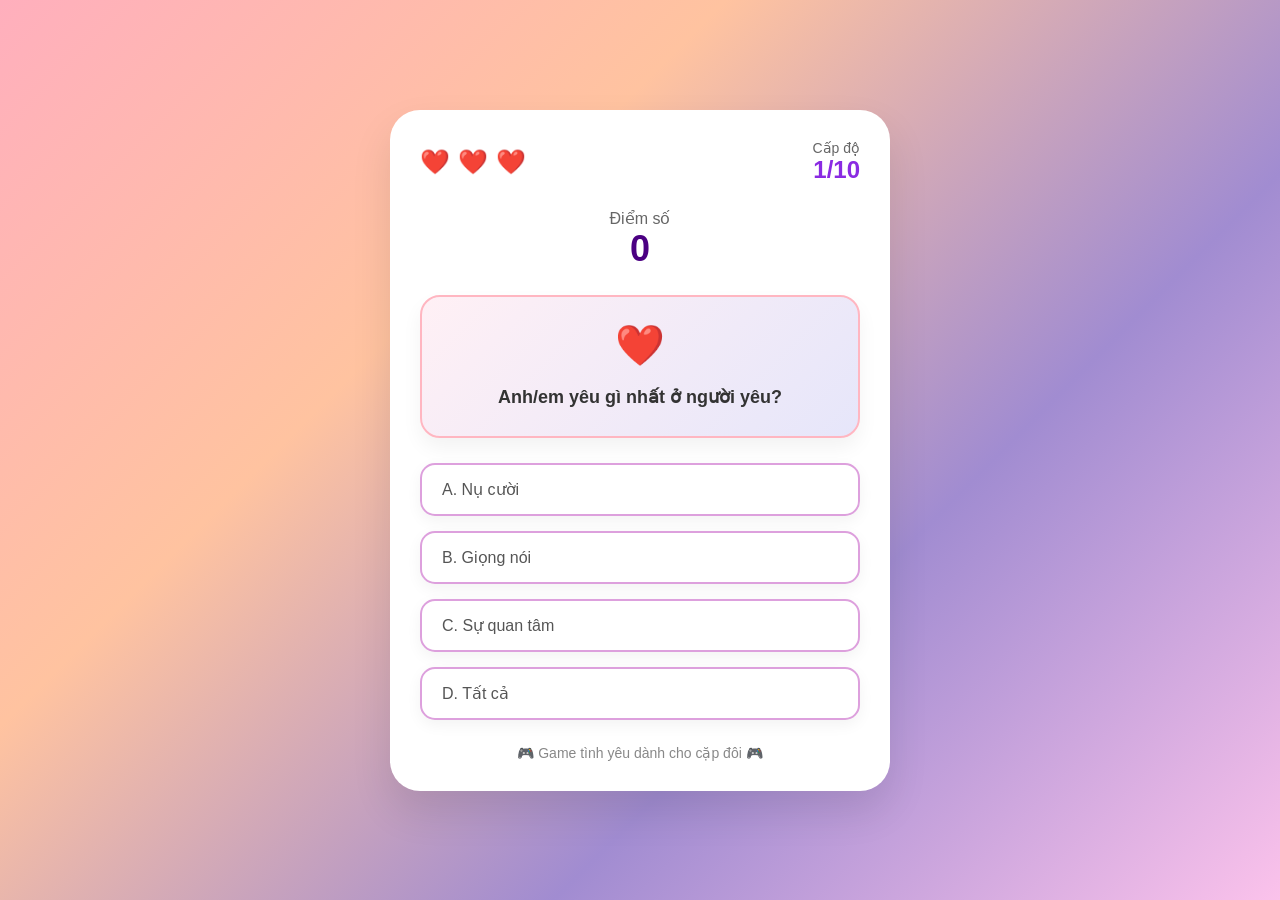
<file: love/index.html>
<!DOCTYPE html>
<html lang="vi">
<head>
    <meta charset="UTF-8">
    <meta name="viewport" content="width=device-width, initial-scale=1.0">
    <title>Game Tình Yêu</title>
    <style>
        * {
            margin: 0;
            padding: 0;
            box-sizing: border-box;
            font-family: 'Segoe UI', Tahoma, Geneva, Verdana, sans-serif;
        }

        body {
            background: linear-gradient(135deg, #ffafbd, #ffc3a0, #a18cd1, #fbc2eb);
            min-height: 100vh;
            display: flex;
            justify-content: center;
            align-items: center;
            padding: 20px;
        }

        .game-container {
            background: white;
            border-radius: 30px;
            box-shadow: 0 20px 40px rgba(0, 0, 0, 0.1);
            padding: 30px;
            width: 100%;
            max-width: 500px;
            position: relative;
            overflow: hidden;
        }

        .header {
            display: flex;
            justify-content: space-between;
            align-items: center;
            margin-bottom: 25px;
        }

        .hearts {
            display: flex;
            gap: 8px;
        }

        .heart {
            color: #ff6b6b;
            font-size: 24px;
        }

        .level-info {
            text-align: right;
        }

        .level-label {
            font-size: 14px;
            color: #666;
        }

        .level-number {
            font-size: 24px;
            font-weight: bold;
            color: #8a2be2;
        }

        .score-board {
            text-align: center;
            margin-bottom: 25px;
        }

        .score-label {
            font-size: 16px;
            color: #666;
        }

        .score {
            font-size: 36px;
            font-weight: bold;
            color: #4b0082;
        }

        .question-card {
            background: linear-gradient(135deg, #fff0f5, #e6e6fa);
            border-radius: 20px;
            padding: 25px;
            margin-bottom: 25px;
            text-align: center;
            border: 2px solid #ffb6c1;
            box-shadow: 0 10px 20px rgba(0, 0, 0, 0.05);
        }

        .emoji {
            font-size: 40px;
            margin-bottom: 15px;
        }

        .question {
            font-size: 18px;
            font-weight: 600;
            color: #333;
            line-height: 1.5;
        }

        .options {
            display: flex;
            flex-direction: column;
            gap: 15px;
            margin-bottom: 25px;
        }

        .option-btn {
            background: white;
            border: 2px solid #dda0dd;
            border-radius: 15px;
            padding: 15px 20px;
            text-align: left;
            font-size: 16px;
            font-weight: 500;
            color: #555;
            cursor: pointer;
            transition: all 0.3s ease;
            box-shadow: 0 5px 15px rgba(0, 0, 0, 0.05);
        }

        .option-btn:hover {
            background: #f8f0ff;
            border-color: #9370db;
            transform: translateY(-2px);
            box-shadow: 0 8px 20px rgba(0, 0, 0, 0.1);
        }

        .message-overlay {
            position: fixed;
            top: 0;
            left: 0;
            width: 100%;
            height: 100%;
            background: rgba(0, 0, 0, 0.7);
            display: flex;
            justify-content: center;
            align-items: center;
            z-index: 100;
            opacity: 0;
            pointer-events: none;
            transition: opacity 0.3s ease;
        }

        .message-overlay.show {
            opacity: 1;
            pointer-events: all;
        }

        .message-content {
            background: white;
            border-radius: 20px;
            padding: 30px;
            text-align: center;
            max-width: 350px;
            margin: 20px;
            transform: scale(0.8);
            animation: pulse 1s infinite;
        }

        @keyframes pulse {
            0% { transform: scale(0.95); }
            50% { transform: scale(1); }
            100% { transform: scale(0.95); }
        }

        .message-text {
            font-size: 18px;
            color: #555;
            line-height: 1.5;
        }

        .footer {
            text-align: center;
            font-size: 14px;
            color: #888;
        }

        .completed-screen {
            background: white;
            border-radius: 30px;
            box-shadow: 0 20px 40px rgba(0, 0, 0, 0.1);
            padding: 40px;
            width: 100%;
            max-width: 500px;
            text-align: center;
            display: none;
        }

        .completed-emoji {
            font-size: 64px;
            margin-bottom: 20px;
        }

        .completed-title {
            font-size: 32px;
            font-weight: bold;
            color: #333;
            margin-bottom: 15px;
        }

        .final-score {
            font-size: 24px;
            color: #8a2be2;
            margin-bottom: 20px;
        }

        .completed-message {
            font-size: 18px;
            color: #666;
            margin-bottom: 30px;
            line-height: 1.5;
        }

        .restart-btn {
            background: linear-gradient(135deg, #ff6b6b, #8a2be2);
            color: white;
            border: none;
            border-radius: 50px;
            padding: 15px 40px;
            font-size: 18px;
            font-weight: bold;
            cursor: pointer;
            transition: all 0.3s ease;
            box-shadow: 0 10px 20px rgba(138, 43, 226, 0.3);
        }

        .restart-btn:hover {
            transform: translateY(-3px);
            box-shadow: 0 15px 25px rgba(138, 43, 226, 0.4);
        }

        .empty-heart {
            color: #ddd;
        }
    </style>
</head>
<body>
    <!-- Game Screen -->
    <div class="game-container" id="gameScreen">
        <div class="header">
            <div class="hearts" id="heartsContainer">
                <span class="heart">❤️</span>
                <span class="heart">❤️</span>
                <span class="heart">❤️</span>
            </div>
            <div class="level-info">
                <div class="level-label">Cấp độ</div>
                <div class="level-number" id="levelNumber">1/10</div>
            </div>
        </div>

        <div class="score-board">
            <div class="score-label">Điểm số</div>
            <div class="score" id="score">0</div>
        </div>

        <div class="question-card">
            <div class="emoji" id="questionEmoji">❤️</div>
            <div class="question" id="questionText">Anh/em yêu gì nhất ở người yêu?</div>
        </div>

        <div class="options" id="optionsContainer">
            <button class="option-btn" data-option="0">A. Nụ cười</button>
            <button class="option-btn" data-option="1">B. Giọng nói</button>
            <button class="option-btn" data-option="2">C. Sự quan tâm</button>
            <button class="option-btn" data-option="3">D. Tất cả</button>
        </div>

        <div class="footer">
            <p>🎮 Game tình yêu dành cho cặp đôi 🎮</p>
        </div>
    </div>

    <!-- Completed Screen -->
    <div class="completed-screen" id="completedScreen">
        <div class="completed-emoji">🌸</div>
        <div class="completed-title">Chúc Mừng!</div>
        <div class="final-score">Điểm số của bạn: <span id="finalScore">0</span></div>
        <div class="completed-message">
            Tình yêu của bạn thật tuyệt vời! Hãy tiếp tục lan tỏa những điều ngọt ngào nhé!
        </div>
        <button class="restart-btn" id="restartBtn">Chơi Lại</button>
    </div>

    <!-- Message Overlay -->
    <div class="message-overlay" id="messageOverlay">
        <div class="message-content">
            <div class="message-text" id="messageText"></div>
        </div>
    </div>

    <script>
        // Game data
        const levels = [
            {
                id: 1,
                question: "Anh/em yêu gì nhất ở người yêu?",
                options: ["Nụ cười", "Giọng nói", "Sự quan tâm", "Tất cả"],
                correct: 3,
                emoji: "❤️"
            },
            {
                id: 2,
                question: "Ngày đặc biệt nào quan trọng nhất?",
                options: ["Valentine", "Sinh nhật", "Kỷ niệm ngày yêu", "Mỗi ngày đều đặc biệt"],
                correct: 3,
                emoji: "⭐"
            },
            {
                id: 3,
                question: "Món quà ý nghĩa nhất là gì?",
                options: ["Vàng bạc", "Hoa hồng", "Lời nói chân thành", "Đồ đắt tiền"],
                correct: 2,
                emoji: "🎁"
            },
            {
                id: 4,
                question: "Cách thể hiện tình yêu tốt nhất?",
                options: ["Ôm hôn", "Nói lời yêu", "Hành động nhỏ hàng ngày", "Tặng quà"],
                correct: 2,
                emoji: "😊"
            },
            {
                id: 5,
                question: "Thời gian lý tưởng để hẹn hò?",
                options: ["Buổi sáng", "Buổi trưa", "Buổi tối", "Bất cứ khi nào cùng nhau"],
                correct: 3,
                emoji: "☕"
            },
            {
                id: 6,
                question: "Điều gì khiến tình yêu bền vững?",
                options: ["Sự giàu có", "Giao tiếp và thấu hiểu", "Vẻ ngoài", "Quà tặng đắt tiền"],
                correct: 1,
                emoji: "💬"
            },
            {
                id: 7,
                question: "Một bữa ăn romatic lý tưởng?",
                options: ["Nhà hàng sang trọng", "Ăn ngoài trời dưới trăng", "Tự nấu tại nhà", "Đi buffet"],
                correct: 2,
                emoji: "🍽️"
            },
            {
                id: 8,
                question: "Khi cãi nhau nên làm gì?",
                options: ["Im lặng", "Nói to", "Lắng nghe và giải quyết", "Rời đi"],
                correct: 2,
                emoji: "👂"
            },
            {
                id: 9,
                question: "Điều quan trọng trong mối quan hệ?",
                options: ["Sự trung thực", "Sự lãng mạn", "Sự hài hước", "Tất cả các đáp án trên"],
                correct: 3,
                emoji: "🤝"
            },
            {
                id: 10,
                question: "Yếu tố tạo nên một ngày hoàn hảo?",
                options: ["Tiền bạc", "Thành công", "Ở bên người mình yêu", "Mua sắm"],
                correct: 2,
                emoji: "✨"
            }
        ];

        // Game state
        let currentLevel = 1;
        let score = 0;
        let hearts = 3;

        // DOM elements
        const gameScreen = document.getElementById('gameScreen');
        const completedScreen = document.getElementById('completedScreen');
        const messageOverlay = document.getElementById('messageOverlay');
        const messageText = document.getElementById('messageText');
        const heartsContainer = document.getElementById('heartsContainer');
        const levelNumber = document.getElementById('levelNumber');
        const scoreElement = document.getElementById('score');
        const questionEmoji = document.getElementById('questionEmoji');
        const questionText = document.getElementById('questionText');
        const optionsContainer = document.getElementById('optionsContainer');
        const finalScore = document.getElementById('finalScore');
        const restartBtn = document.getElementById('restartBtn');

        // Initialize game
        function initGame() {
            currentLevel = 1;
            score = 0;
            hearts = 3;
            updateUI();
            showCurrentQuestion();
            gameScreen.style.display = 'block';
            completedScreen.style.display = 'none';
        }

        // Update UI elements
        function updateUI() {
            // Update hearts
            heartsContainer.innerHTML = '';
            for (let i = 0; i < 3; i++) {
                const heartSpan = document.createElement('span');
                heartSpan.className = 'heart';
                heartSpan.textContent = i < hearts ? '❤️' : '🤍';
                heartsContainer.appendChild(heartSpan);
            }

            // Update level
            levelNumber.textContent = `${currentLevel}/${levels.length}`;

            // Update score
            scoreElement.textContent = score;
        }

        // Show current question
        function showCurrentQuestion() {
            const level = levels[currentLevel - 1];
            questionEmoji.textContent = level.emoji;
            questionText.textContent = level.question;

            // Clear previous options
            optionsContainer.innerHTML = '';

            // Add new options
            level.options.forEach((option, index) => {
                const button = document.createElement('button');
                button.className = 'option-btn';
                button.textContent = `${String.fromCharCode(65 + index)}. ${option}`;
                button.setAttribute('data-option', index);
                button.addEventListener('click', () => handleAnswer(index));
                optionsContainer.appendChild(button);
            });
        }

        // Handle answer selection
        function handleAnswer(selectedOption) {
            const currentQuestion = levels[currentLevel - 1];

            if (selectedOption === currentQuestion.correct) {
                score += 10;
                showMessage("Đúng rồi! Anh/em thật tinh tế 💕");
                setTimeout(() => {
                    if (currentLevel < levels.length) {
                        currentLevel++;
                        updateUI();
                        showCurrentQuestion();
                    } else {
                        showCompletedScreen();
                    }
                }, 2000);
            } else {
                hearts--;
                showMessage("Không sao, tình yêu luôn cần học hỏi 💖");
                updateUI();
                
                setTimeout(() => {
                    if (hearts <= 0) {
                        showMessage("Game over! Nhưng tình yêu vẫn tiếp tục nhé!");
                        setTimeout(() => {
                            initGame();
                        }, 2000);
                    } else if (currentLevel < levels.length) {
                        currentLevel++;
                        updateUI();
                        showCurrentQuestion();
                    } else {
                        showCompletedScreen();
                    }
                }, 2000);
            }
        }

        // Show message overlay
        function showMessage(text) {
            messageText.textContent = text;
            messageOverlay.classList.add('show');
        }

        // Hide message overlay
        function hideMessage() {
            messageOverlay.classList.remove('show');
        }

        // Show completed screen
        function showCompletedScreen() {
            finalScore.textContent = score;
            gameScreen.style.display = 'none';
            completedScreen.style.display = 'block';
        }

        // Event listeners
        messageOverlay.addEventListener('click', hideMessage);
        restartBtn.addEventListener('click', initGame);

        // Start the game
        initGame();
    </script>
</body>
</html>
</file>
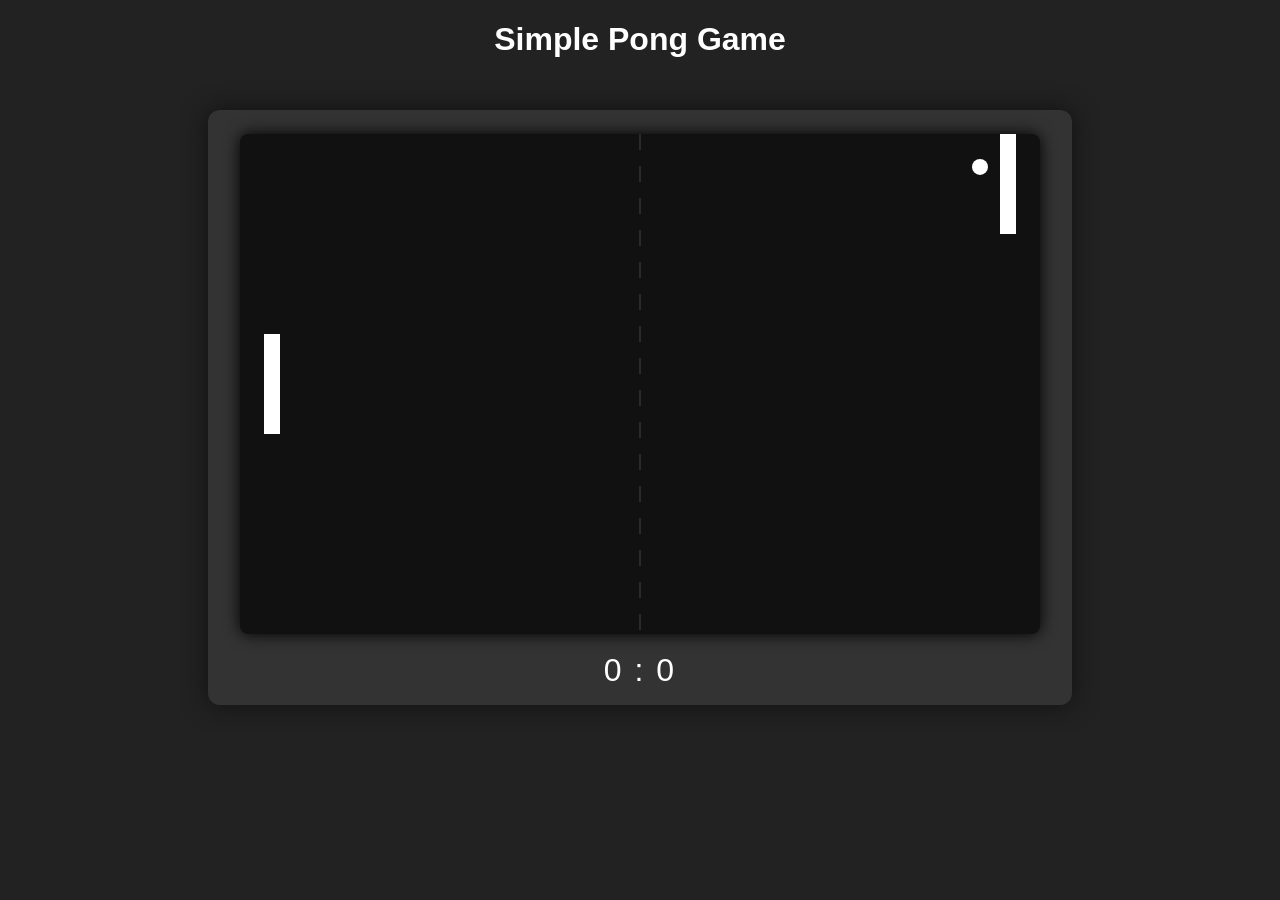
<file: pong/index.html>
<!DOCTYPE html>
<html lang="en">
<head>
  <meta charset="UTF-8">
  <meta name="viewport" content="width=device-width,initial-scale=1.0">
  <title>Simple Pong Game</title>
  <link rel="stylesheet" href="style.css">
</head>
<body>
  <h1>Simple Pong Game</h1>
  <div id="game-container">
    <canvas id="pong" width="800" height="500"></canvas>
    <div id="score">
      <span id="player-score">0</span> : <span id="ai-score">0</span>
    </div>
  </div>
  <script src="game.js"></script>
</body>
</html>
</file>
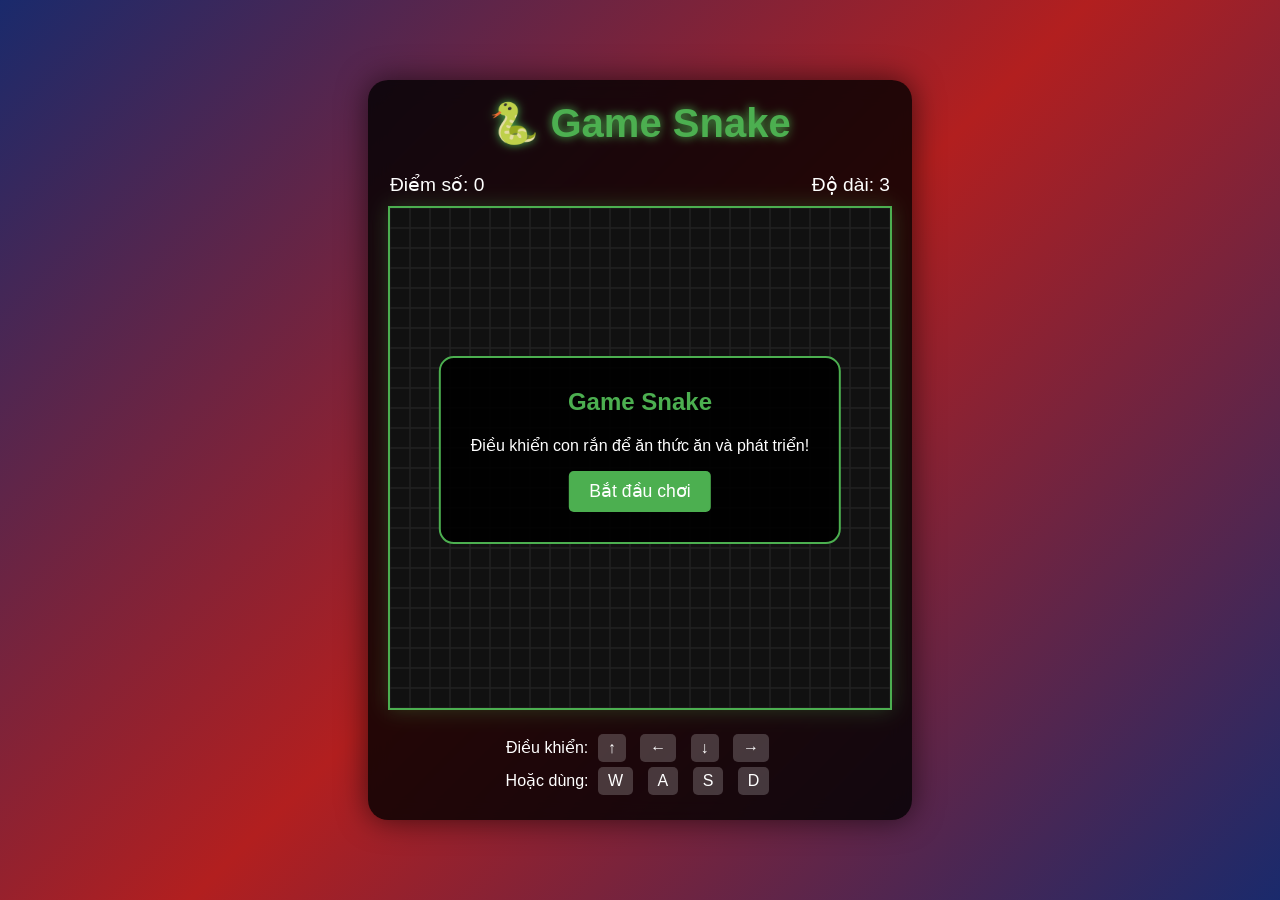
<file: snake/index.html>
<!DOCTYPE html>
<html lang="vi">
<head>
    <meta charset="UTF-8">
    <meta name="viewport" content="width=device-width, initial-scale=1.0">
    <title>Game Snake</title>
    <style>
        body {
            font-family: 'Segoe UI', Tahoma, Geneva, Verdana, sans-serif;
            background: linear-gradient(135deg, #1a2a6c, #b21f1f, #1a2a6c);
            display: flex;
            justify-content: center;
            align-items: center;
            height: 100vh;
            margin: 0;
            overflow: hidden;
        }
        
        .game-container {
            text-align: center;
            background: rgba(0, 0, 0, 0.8);
            border-radius: 20px;
            padding: 20px;
            box-shadow: 0 0 30px rgba(0, 0, 0, 0.6);
            backdrop-filter: blur(10px);
        }
        
        h1 {
            color: #4CAF50;
            margin-top: 0;
            text-shadow: 0 0 10px #4CAF50;
            font-size: 2.5em;
        }
        
        .game-info {
            display: flex;
            justify-content: space-between;
            width: 500px;
            margin: 10px auto;
            color: white;
            font-size: 1.2em;
        }
        
        #game-board {
            border: 2px solid #4CAF50;
            background-color: #111;
            box-shadow: 0 0 20px rgba(76, 175, 80, 0.3);
        }
        
        .controls {
            margin-top: 20px;
            color: white;
        }
        
        .controls p {
            margin: 5px 0;
        }
        
        .key {
            display: inline-block;
            background: rgba(255, 255, 255, 0.2);
            padding: 5px 10px;
            border-radius: 5px;
            margin: 0 5px;
        }
        
        .game-over {
            position: absolute;
            top: 50%;
            left: 50%;
            transform: translate(-50%, -50%);
            background: rgba(0, 0, 0, 0.9);
            color: white;
            padding: 30px;
            border-radius: 15px;
            text-align: center;
            display: none;
            z-index: 10;
            border: 2px solid #f44336;
        }
        
        .game-over h2 {
            color: #f44336;
            margin-top: 0;
        }
        
        button {
            background: #4CAF50;
            color: white;
            border: none;
            padding: 10px 20px;
            font-size: 1.1em;
            border-radius: 5px;
            cursor: pointer;
            transition: background 0.3s;
        }
        
        button:hover {
            background: #45a049;
            transform: scale(1.05);
        }
        
        .start-screen {
            position: absolute;
            top: 50%;
            left: 50%;
            transform: translate(-50%, -50%);
            background: rgba(0, 0, 0, 0.9);
            color: white;
            padding: 30px;
            border-radius: 15px;
            text-align: center;
            z-index: 10;
            border: 2px solid #4CAF50;
        }
        
        .start-screen h2 {
            color: #4CAF50;
            margin-top: 0;
        }
    </style>
</head>
<body>
    <div class="start-screen" id="start-screen">
        <h2>Game Snake</h2>
        <p>Điều khiển con rắn để ăn thức ăn và phát triển!</p>
        <button id="start-button">Bắt đầu chơi</button>
    </div>
    
    <div class="game-over" id="game-over">
        <h2>Game Over!</h2>
        <p>Điểm số: <span id="final-score">0</span></p>
        <button id="restart-button">Chơi lại</button>
    </div>
    
    <div class="game-container">
        <h1>🐍 Game Snake</h1>
        <div class="game-info">
            <div>Điểm số: <span id="score">0</span></div>
            <div>Độ dài: <span id="length">3</span></div>
        </div>
        <canvas id="game-board" width="500" height="500"></canvas>
        <div class="controls">
            <p>Điều khiển: <span class="key">↑</span> <span class="key">←</span> <span class="key">↓</span> <span class="key">→</span></p>
            <p>Hoặc dùng: <span class="key">W</span> <span class="key">A</span> <span class="key">S</span> <span class="key">D</span></p>
        </div>
    </div>

    <script>
        // Game elements
        const canvas = document.getElementById('game-board');
        const ctx = canvas.getContext('2d');
        const scoreDisplay = document.getElementById('score');
        const lengthDisplay = document.getElementById('length');
        const finalScoreDisplay = document.getElementById('final-score');
        const gameOverScreen = document.getElementById('game-over');
        const startScreen = document.getElementById('start-screen');
        const startButton = document.getElementById('start-button');
        const restartButton = document.getElementById('restart-button');
        
        // Game settings
        const gridSize = 20;
        const tileCount = canvas.width / gridSize;
        
        // Game state
        let snake = [];
        let food = {};
        let dx = 0;
        let dy = 0;
        let score = 0;
        let gameRunning = false;
        let gameSpeed = 120;
        
        // Initialize game
        function initGame() {
            // Reset snake
            snake = [
                {x: 10, y: 10},
                {x: 9, y: 10},
                {x: 8, y: 10}
            ];
            
            // Reset direction
            dx = 1;
            dy = 0;
            
            // Reset score
            score = 0;
            scoreDisplay.textContent = score;
            lengthDisplay.textContent = snake.length;
            
            // Generate first food
            generateFood();
            
            // Hide game over screen
            gameOverScreen.style.display = 'none';
        }
        
        // Generate food at random position
        function generateFood() {
            food = {
                x: Math.floor(Math.random() * tileCount),
                y: Math.floor(Math.random() * tileCount)
            };
            
            // Make sure food doesn't appear on snake
            for (let segment of snake) {
                if (segment.x === food.x && segment.y === food.y) {
                    generateFood();
                    break;
                }
            }
        }
        
        // Draw game elements
        function draw() {
            // Clear canvas
            ctx.fillStyle = '#111';
            ctx.fillRect(0, 0, canvas.width, canvas.height);
            
            // Draw grid
            ctx.strokeStyle = '#222';
            for (let i = 0; i < tileCount; i++) {
                for (let j = 0; j < tileCount; j++) {
                    ctx.strokeRect(i * gridSize, j * gridSize, gridSize, gridSize);
                }
            }
            
            // Draw snake
            snake.forEach((segment, index) => {
                if (index === 0) {
                    // Snake head
                    ctx.fillStyle = '#4CAF50';
                } else {
                    // Snake body
                    ctx.fillStyle = '#8BC34A';
                }
                ctx.fillRect(segment.x * gridSize, segment.y * gridSize, gridSize, gridSize);
                
                // Add border to segments
                ctx.strokeStyle = '#1B5E20';
                ctx.strokeRect(segment.x * gridSize, segment.y * gridSize, gridSize, gridSize);
            });
            
            // Draw food
            ctx.fillStyle = '#f44336';
            ctx.beginPath();
            ctx.arc(
                food.x * gridSize + gridSize/2,
                food.y * gridSize + gridSize/2,
                gridSize/2,
                0,
                Math.PI * 2
            );
            ctx.fill();
        }
        
        // Move snake
        function move() {
            // Calculate new head position
            const head = {x: snake[0].x + dx, y: snake[0].y + dy};
            
            // Check collision with walls
            if (head.x < 0 || head.x >= tileCount || head.y < 0 || head.y >= tileCount) {
                gameOver();
                return;
            }
            
            // Check collision with self
            for (let i = 0; i < snake.length; i++) {
                if (snake[i].x === head.x && snake[i].y === head.y) {
                    gameOver();
                    return;
                }
            }
            
            // Add new head
            snake.unshift(head);
            
            // Check if food is eaten
            if (head.x === food.x && head.y === food.y) {
                // Increase score
                score += 10;
                scoreDisplay.textContent = score;
                lengthDisplay.textContent = snake.length;
                
                // Generate new food
                generateFood();
                
                // Increase speed slightly
                if (gameSpeed > 50) {
                    gameSpeed -= 2;
                }
            } else {
                // Remove tail if no food eaten
                snake.pop();
            }
        }
        
        // Game loop
        function gameLoop() {
            if (gameRunning) {
                move();
                draw();
                setTimeout(gameLoop, gameSpeed);
            }
        }
        
        // Handle keyboard input
        function handleKeydown(e) {
            // Prevent arrow keys from scrolling the page
            if ([37, 38, 39, 40, 65, 87, 68, 83].includes(e.keyCode)) {
                e.preventDefault();
            }
            
            // Left arrow or A
            if ((e.keyCode === 37 || e.keyCode === 65) && dx === 0) {
                dx = -1;
                dy = 0;
            }
            // Up arrow or W
            else if ((e.keyCode === 38 || e.keyCode === 87) && dy === 0) {
                dx = 0;
                dy = -1;
            }
            // Right arrow or D
            else if ((e.keyCode === 39 || e.keyCode === 68) && dx === 0) {
                dx = 1;
                dy = 0;
            }
            // Down arrow or S
            else if ((e.keyCode === 40 || e.keyCode === 83) && dy === 0) {
                dx = 0;
                dy = 1;
            }
        }
        
        // Game over function
        function gameOver() {
            gameRunning = false;
            finalScoreDisplay.textContent = score;
            gameOverScreen.style.display = 'block';
        }
        
        // Start game
        function startGame() {
            initGame();
            gameRunning = true;
            startScreen.style.display = 'none';
            gameLoop();
        }
        
        // Event listeners
        startButton.addEventListener('click', startGame);
        restartButton.addEventListener('click', startGame);
        document.addEventListener('keydown', handleKeydown);
        
        // Initial draw
        draw();
    </script>
</body>
</html>
</file>
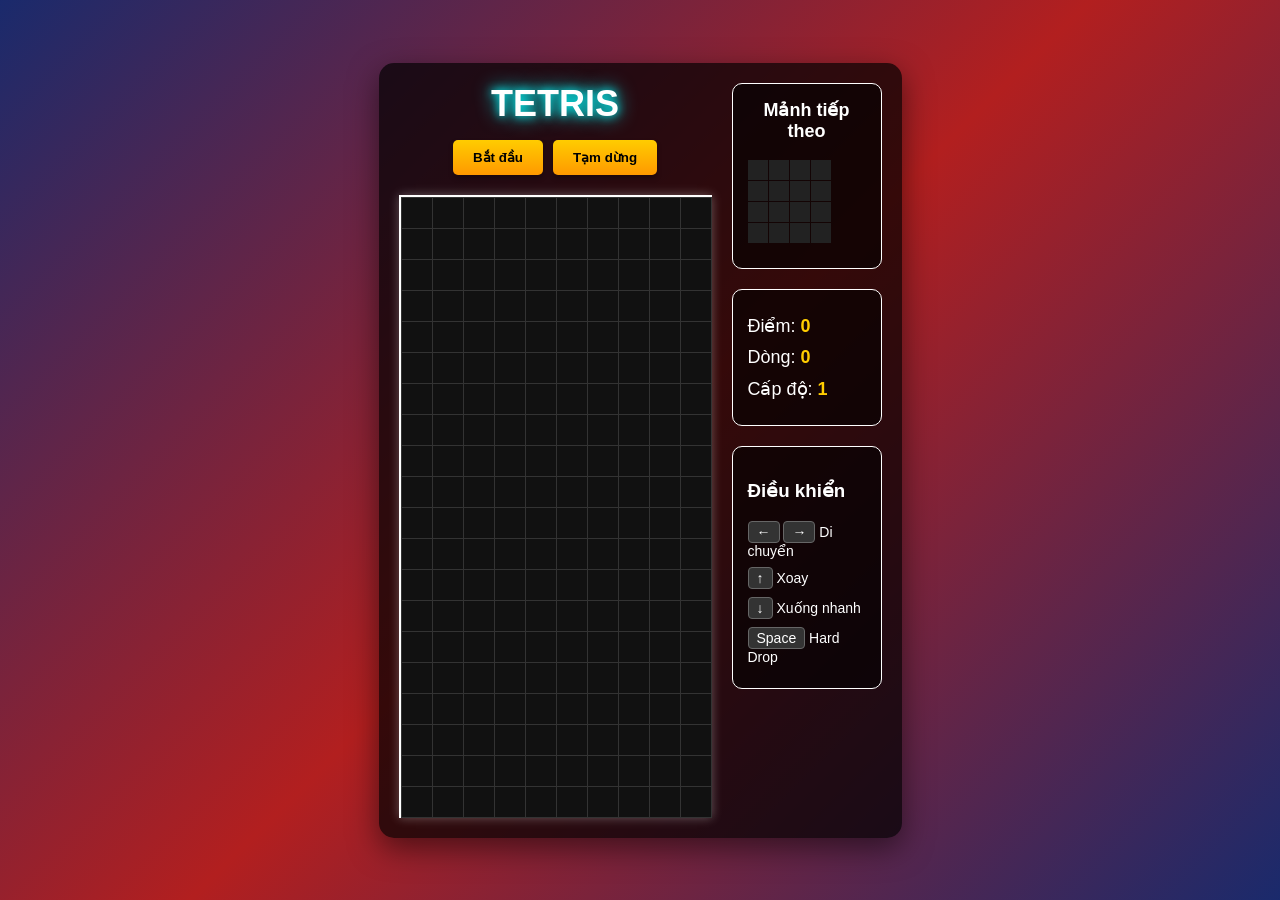
<file: teris/index.html>
<!DOCTYPE html>
<html lang="en">
<head>
    <meta charset="UTF-8">
    <meta name="viewport" content="width=device-width, initial-scale=1.0">
    <title>Game Tetris</title>
    <style>
        body {
            font-family: 'Segoe UI', Tahoma, Geneva, Verdana, sans-serif;
            background: linear-gradient(135deg, #1a2a6c, #b21f1f, #1a2a6c);
            display: flex;
            justify-content: center;
            align-items: center;
            height: 100vh;
            margin: 0;
            overflow: hidden;
        }

        .game-container {
            display: flex;
            gap: 20px;
            padding: 20px;
            background: rgba(0, 0, 0, 0.7);
            border-radius: 15px;
            box-shadow: 0 10px 30px rgba(0, 0, 0, 0.5);
        }

        .game-board {
            display: grid;
            grid-template-columns: repeat(10, 30px);
            grid-template-rows: repeat(20, 30px);
            gap: 1px;
            background-color: #333;
            border: 2px solid #fff;
            box-shadow: 0 0 10px rgba(255, 255, 255, 0.3);
        }

        .cell {
            width: 30px;
            height: 30px;
            background-color: #111;
            border: 1px solid #333;
        }

        .cell.filled {
            border: 1px solid rgba(255, 255, 255, 0.2);
        }

        .side-panel {
            display: flex;
            flex-direction: column;
            gap: 20px;
            width: 150px;
        }

        .next-piece-container {
            background: rgba(0, 0, 0, 0.6);
            padding: 15px;
            border-radius: 10px;
            text-align: center;
            color: white;
            border: 1px solid #fff;
        }

        .next-piece-title {
            margin-top: 0;
            font-size: 18px;
            color: #fff;
        }

        .next-piece {
            display: grid;
            grid-template-columns: repeat(4, 20px);
            grid-template-rows: repeat(4, 20px);
            gap: 1px;
            margin: 10px auto;
        }

        .next-cell {
            width: 20px;
            height: 20px;
            background-color: #222;
        }

        .stats {
            background: rgba(0, 0, 0, 0.6);
            padding: 15px;
            border-radius: 10px;
            color: white;
            border: 1px solid #fff;
        }

        .stat-item {
            margin: 10px 0;
            font-size: 18px;
        }

        .stat-value {
            font-weight: bold;
            color: #ffcc00;
        }

        .controls {
            background: rgba(0, 0, 0, 0.6);
            padding: 15px;
            border-radius: 10px;
            color: white;
            border: 1px solid #fff;
        }

        .control-item {
            margin: 8px 0;
            font-size: 14px;
        }

        .key {
            display: inline-block;
            background: #333;
            padding: 2px 8px;
            border-radius: 4px;
            border: 1px solid #666;
        }

        .game-header {
            text-align: center;
            margin-bottom: 20px;
        }

        .game-title {
            color: white;
            font-size: 36px;
            margin: 0;
            text-shadow: 0 0 10px #00ffff, 0 0 20px #00ffff;
        }

        .game-buttons {
            display: flex;
            justify-content: center;
            gap: 10px;
            margin-top: 15px;
        }

        button {
            background: linear-gradient(to bottom, #ffcc00, #ff9900);
            border: none;
            padding: 10px 20px;
            border-radius: 5px;
            color: #000;
            font-weight: bold;
            cursor: pointer;
            transition: all 0.2s;
            box-shadow: 0 3px 5px rgba(0, 0, 0, 0.3);
        }

        button:hover {
            transform: translateY(-2px);
            box-shadow: 0 5px 8px rgba(0, 0, 0, 0.4);
        }

        button:active {
            transform: translateY(1px);
        }

        .game-over {
            position: absolute;
            top: 50%;
            left: 50%;
            transform: translate(-50%, -50%);
            background: rgba(0, 0, 0, 0.9);
            padding: 30px;
            border-radius: 15px;
            text-align: center;
            color: white;
            border: 2px solid #ff3333;
            display: none;
            z-index: 10;
        }

        .game-over h2 {
            color: #ff3333;
            font-size: 36px;
            margin-top: 0;
        }

        /* Piece colors */
        .piece-I { background-color: #00ffff; }
        .piece-O { background-color: #ffff00; }
        .piece-T { background-color: #800080; }
        .piece-S { background-color: #00ff00; }
        .piece-Z { background-color: #ff0000; }
        .piece-J { background-color: #0000ff; }
        .piece-L { background-color: #ffa500; }
    </style>
</head>
<body>
    <div class="game-container">
        <div class="game-area">
            <div class="game-header">
                <h1 class="game-title">TETRIS</h1>
                <div class="game-buttons">
                    <button id="start-button">Bắt đầu</button>
                    <button id="pause-button">Tạm dừng</button>
                </div>
            </div>
            <div class="game-board" id="board"></div>
        </div>
        
        <div class="side-panel">
            <div class="next-piece-container">
                <h3 class="next-piece-title">Mảnh tiếp theo</h3>
                <div class="next-piece" id="next-piece"></div>
            </div>
            
            <div class="stats">
                <div class="stat-item">Điểm: <span class="stat-value" id="score">0</span></div>
                <div class="stat-item">Dòng: <span class="stat-value" id="lines">0</span></div>
                <div class="stat-item">Cấp độ: <span class="stat-value" id="level">1</span></div>
            </div>
            
            <div class="controls">
                <h3>Điều khiển</h3>
                <div class="control-item"><span class="key">←</span> <span class="key">→</span> Di chuyển</div>
                <div class="control-item"><span class="key">↑</span> Xoay</div>
                <div class="control-item"><span class="key">↓</span> Xuống nhanh</div>
                <div class="control-item"><span class="key">Space</span> Hard Drop</div>
            </div>
        </div>
    </div>
    
    <div class="game-over" id="game-over">
        <h2>GAME OVER</h2>
        <p>Điểm cuối cùng: <span id="final-score">0</span></p>
        <button id="restart-button">Chơi lại</button>
    </div>

    <script>
        // Game constants
        const COLS = 10;
        const ROWS = 20;
        const EMPTY = 'empty';
        
        // Tetromino pieces
        const PIECES = [
            { shape: [[1, 1, 1, 1]], className: 'piece-I' }, // I
            { shape: [[1, 1], [1, 1]], className: 'piece-O' }, // O
            { shape: [[0, 1, 0], [1, 1, 1]], className: 'piece-T' }, // T
            { shape: [[0, 1, 1], [1, 1, 0]], className: 'piece-S' }, // S
            { shape: [[1, 1, 0], [0, 1, 1]], className: 'piece-Z' }, // Z
            { shape: [[1, 0, 0], [1, 1, 1]], className: 'piece-J' }, // J
            { shape: [[0, 0, 1], [1, 1, 1]], className: 'piece-L' }  // L
        ];
        
        // Game state
        let board = [];
        let currentPiece = null;
        let nextPiece = null;
        let score = 0;
        let lines = 0;
        let level = 1;
        let gameOver = false;
        let isPaused = false;
        let dropInterval = null;
        let dropSpeed = 1000; // milliseconds
        
        // DOM elements
        const boardElement = document.getElementById('board');
        const nextPieceElement = document.getElementById('next-piece');
        const scoreElement = document.getElementById('score');
        const linesElement = document.getElementById('lines');
        const levelElement = document.getElementById('level');
        const startButton = document.getElementById('start-button');
        const pauseButton = document.getElementById('pause-button');
        const gameOverElement = document.getElementById('game-over');
        const finalScoreElement = document.getElementById('final-score');
        const restartButton = document.getElementById('restart-button');
        
        // Initialize the game board
        function initBoard() {
            boardElement.innerHTML = '';
            board = [];
            
            for (let r = 0; r < ROWS; r++) {
                board[r] = [];
                for (let c = 0; c < COLS; c++) {
                    board[r][c] = EMPTY;
                    const cell = document.createElement('div');
                    cell.className = 'cell';
                    cell.id = `${r}-${c}`;
                    boardElement.appendChild(cell);
                }
            }
        }
        
        // Get random piece
        function getRandomPiece() {
            const randIndex = Math.floor(Math.random() * PIECES.length);
            return {
                shape: PIECES[randIndex].shape,
                className: PIECES[randIndex].className,
                row: 0,
                col: Math.floor(COLS / 2) - Math.floor(PIECES[randIndex].shape[0].length / 2)
            };
        }
        
        // Draw the board
        function drawBoard() {
            for (let r = 0; r < ROWS; r++) {
                for (let c = 0; c < COLS; c++) {
                    const cell = document.getElementById(`${r}-${c}`);
                    cell.className = 'cell';
                    
                    if (board[r][c] !== EMPTY) {
                        cell.classList.add('filled', board[r][c]);
                    }
                }
            }
        }
        
        // Draw current piece
        function drawPiece() {
            if (!currentPiece) return;
            
            for (let r = 0; r < currentPiece.shape.length; r++) {
                for (let c = 0; c < currentPiece.shape[r].length; c++) {
                    if (currentPiece.shape[r][c]) {
                        const boardRow = currentPiece.row + r;
                        const boardCol = currentPiece.col + c;
                        
                        if (boardRow >= 0 && boardRow < ROWS && boardCol >= 0 && boardCol < COLS) {
                            const cell = document.getElementById(`${boardRow}-${boardCol}`);
                            cell.classList.add('filled', currentPiece.className);
                        }
                    }
                }
            }
        }
        
        // Draw next piece preview
        function drawNextPiece() {
            nextPieceElement.innerHTML = '';
            
            for (let r = 0; r < 4; r++) {
                for (let c = 0; c < 4; c++) {
                    const cell = document.createElement('div');
                    cell.className = 'next-cell';
                    
                    if (nextPiece && r < nextPiece.shape.length && c < nextPiece.shape[0].length && nextPiece.shape[r][c]) {
                        cell.classList.add('filled', nextPiece.className);
                    }
                    
                    nextPieceElement.appendChild(cell);
                }
            }
        }
        
        // Check collision
        function collision(piece, rowOffset = 0, colOffset = 0) {
            for (let r = 0; r < piece.shape.length; r++) {
                for (let c = 0; c < piece.shape[r].length; c++) {
                    if (piece.shape[r][c]) {
                        const newRow = piece.row + r + rowOffset;
                        const newCol = piece.col + c + colOffset;
                        
                        if (
                            newCol < 0 || 
                            newCol >= COLS || 
                            newRow >= ROWS || 
                            (newRow >= 0 && board[newRow][newCol] !== EMPTY)
                        ) {
                            return true;
                        }
                    }
                }
            }
            return false;
        }
        
        // Rotate piece
        function rotatePiece(piece) {
            const rows = piece.shape.length;
            const cols = piece.shape[0].length;
            const rotated = [];
            
            for (let c = 0; c < cols; c++) {
                rotated[c] = [];
                for (let r = rows - 1; r >= 0; r--) {
                    rotated[c][rows - 1 - r] = piece.shape[r][c];
                }
            }
            
            return rotated;
        }
        
        // Merge piece to board
        function mergePiece() {
            for (let r = 0; r < currentPiece.shape.length; r++) {
                for (let c = 0; c < currentPiece.shape[r].length; c++) {
                    if (currentPiece.shape[r][c]) {
                        const boardRow = currentPiece.row + r;
                        const boardCol = currentPiece.col + c;
                        
                        if (boardRow >= 0) {
                            board[boardRow][boardCol] = currentPiece.className;
                        }
                    }
                }
            }
        }
        
        // Clear completed lines
        function clearLines() {
            let linesCleared = 0;
            
            for (let r = ROWS - 1; r >= 0; r--) {
                let isLineComplete = true;
                
                for (let c = 0; c < COLS; c++) {
                    if (board[r][c] === EMPTY) {
                        isLineComplete = false;
                        break;
                    }
                }
                
                if (isLineComplete) {
                    // Remove the line
                    for (let y = r; y > 0; y--) {
                        for (let c = 0; c < COLS; c++) {
                            board[y][c] = board[y-1][c];
                        }
                    }
                    
                    // Clear the top line
                    for (let c = 0; c < COLS; c++) {
                        board[0][c] = EMPTY;
                    }
                    
                    linesCleared++;
                    r++; // Check the same row again
                }
            }
            
            if (linesCleared > 0) {
                // Update score
                const points = [0, 40, 100, 300, 1200]; // Points for 0, 1, 2, 3, 4 lines
                score += points[linesCleared] * level;
                lines += linesCleared;
                
                // Update level every 10 lines
                level = Math.floor(lines / 10) + 1;
                
                // Increase speed
                dropSpeed = Math.max(100, 1000 - (level - 1) * 100);
                
                // Update UI
                scoreElement.textContent = score;
                linesElement.textContent = lines;
                levelElement.textContent = level;
                
                // Restart drop interval with new speed
                if (dropInterval) {
                    clearInterval(dropInterval);
                    dropInterval = setInterval(moveDown, dropSpeed);
                }
            }
        }
        
        // Move piece down
        function moveDown() {
            if (isPaused || gameOver) return;
            
            if (!collision(currentPiece, 1, 0)) {
                currentPiece.row++;
                draw();
            } else {
                mergePiece();
                clearLines();
                
                // Get next piece
                currentPiece = nextPiece;
                nextPiece = getRandomPiece();
                drawNextPiece();
                
                // Check if game over
                if (collision(currentPiece)) {
                    endGame();
                }
                
                draw();
            }
        }
        
        // Move piece left
        function moveLeft() {
            if (isPaused || gameOver) return;
            
            if (!collision(currentPiece, 0, -1)) {
                currentPiece.col--;
                draw();
            }
        }
        
        // Move piece right
        function moveRight() {
            if (isPaused || gameOver) return;
            
            if (!collision(currentPiece, 0, 1)) {
                currentPiece.col++;
                draw();
            }
        }
        
        // Rotate piece
        function rotate() {
            if (isPaused || gameOver) return;
            
            const originalShape = currentPiece.shape;
            currentPiece.shape = rotatePiece(currentPiece);
            
            if (collision(currentPiece)) {
                // Try wall kick
                const originalCol = currentPiece.col;
                
                // Try moving left
                currentPiece.col--;
                if (collision(currentPiece)) {
                    // Try moving right
                    currentPiece.col += 2;
                    if (collision(currentPiece)) {
                        // Try moving left again
                        currentPiece.col--;
                        // Revert rotation
                        currentPiece.shape = originalShape;
                    }
                }
            }
            
            draw();
        }
        
        // Hard drop
        function hardDrop() {
            if (isPaused || gameOver) return;
            
            while (!collision(currentPiece, 1, 0)) {
                currentPiece.row++;
            }
            moveDown(); // This will merge the piece
        }
        
        // Draw everything
        function draw() {
            drawBoard();
            drawPiece();
        }
        
        // Start the game
        function startGame() {
            if (gameOver) {
                initBoard();
                score = 0;
                lines = 0;
                level = 1;
                gameOver = false;
                isPaused = false;
                dropSpeed = 1000;
                
                scoreElement.textContent = score;
                linesElement.textContent = lines;
                levelElement.textContent = level;
                
                gameOverElement.style.display = 'none';
            }
            
            if (!currentPiece) {
                currentPiece = getRandomPiece();
                nextPiece = getRandomPiece();
                drawNextPiece();
            }
            
            if (dropInterval) {
                clearInterval(dropInterval);
            }
            
            dropInterval = setInterval(moveDown, dropSpeed);
            draw();
            
            startButton.textContent = 'Khởi động lại';
        }
        
        // Pause the game
        function togglePause() {
            if (gameOver) return;
            
            isPaused = !isPaused;
            pauseButton.textContent = isPaused ? 'Tiếp tục' : 'Tạm dừng';
        }
        
        // End the game
        function endGame() {
            gameOver = true;
            clearInterval(dropInterval);
            finalScoreElement.textContent = score;
            gameOverElement.style.display = 'block';
        }
        
        // Event listeners
        document.addEventListener('keydown', (e) => {
            if (gameOver) return;
            
            switch(e.key) {
                case 'ArrowLeft':
                    moveLeft();
                    break;
                case 'ArrowRight':
                    moveRight();
                    break;
                case 'ArrowDown':
                    moveDown();
                    break;
                case 'ArrowUp':
                    rotate();
                    break;
                case ' ':
                    hardDrop();
                    break;
            }
        });
        
        startButton.addEventListener('click', startGame);
        pauseButton.addEventListener('click', togglePause);
        restartButton.addEventListener('click', startGame);
        
        // Initialize the game
        initBoard();
        drawNextPiece();
    </script>
</body>
</html>
</file>
<file: pong/style.css>
body {
  background: #222;
  color: #fff;
  font-family: 'Segoe UI', Arial, sans-serif;
  text-align: center;
  margin: 0;
  padding: 0;
}

#game-container {
  display: inline-block;
  margin-top: 30px;
  background: #333;
  border-radius: 12px;
  box-shadow: 0 0 24px #111;
  padding: 24px 32px 16px 32px;
}

canvas#pong {
  background: #111;
  display: block;
  margin: 0 auto;
  border-radius: 8px;
  box-shadow: 0 0 16px #000;
}

#score {
  margin: 18px 0 0 0;
  font-size: 2em;
  letter-spacing: 2px;
}
</file>
